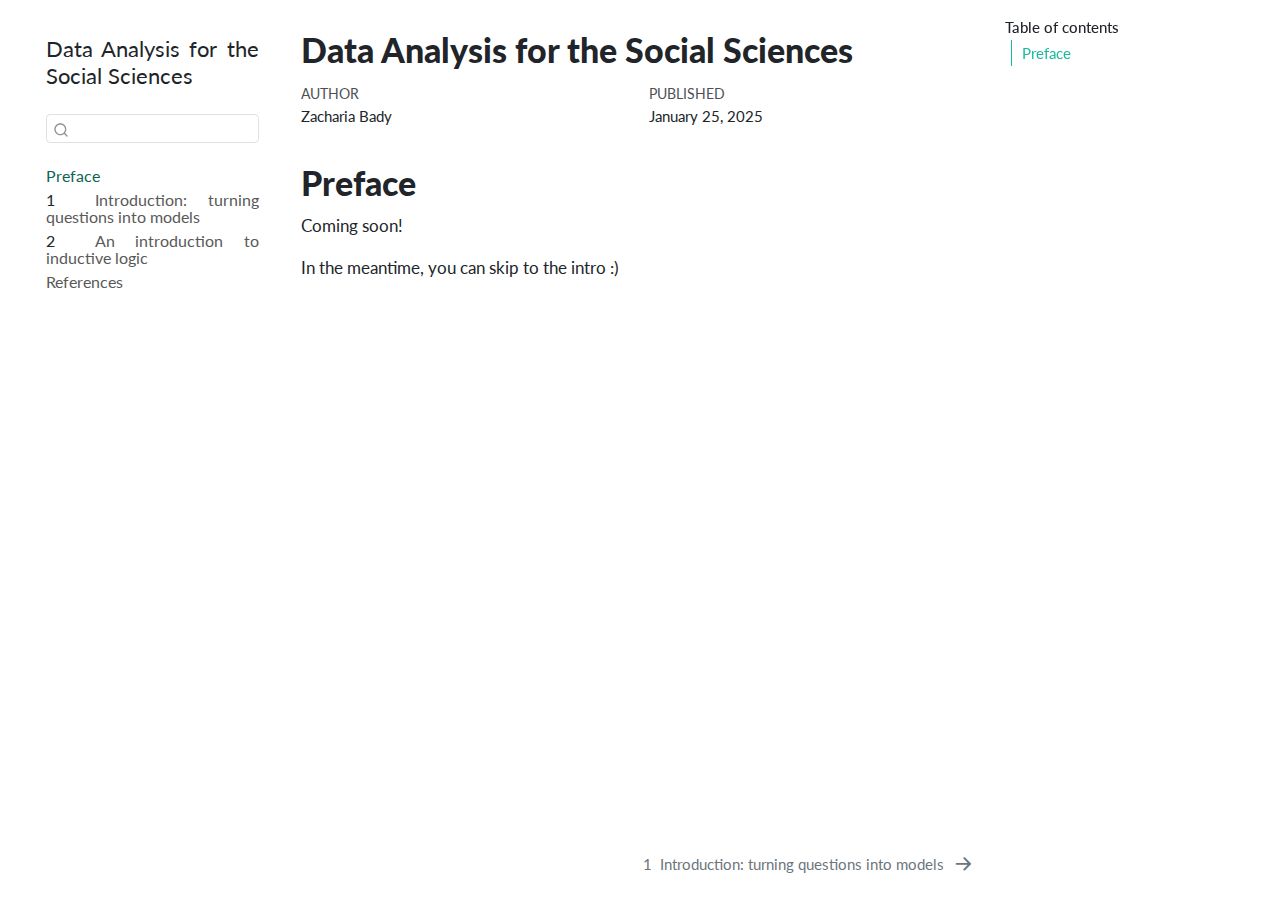
<file: index.html>
<!DOCTYPE html>
<html xmlns="http://www.w3.org/1999/xhtml" lang="en" xml:lang="en"><head>

<meta charset="utf-8">
<meta name="generator" content="quarto-1.6.6">

<meta name="viewport" content="width=device-width, initial-scale=1.0, user-scalable=yes">

<meta name="author" content="Zacharia Bady">
<meta name="dcterms.date" content="2025-01-25">

<title>Data Analysis for the Social Sciences</title>
<style>
code{white-space: pre-wrap;}
span.smallcaps{font-variant: small-caps;}
div.columns{display: flex; gap: min(4vw, 1.5em);}
div.column{flex: auto; overflow-x: auto;}
div.hanging-indent{margin-left: 1.5em; text-indent: -1.5em;}
ul.task-list{list-style: none;}
ul.task-list li input[type="checkbox"] {
  width: 0.8em;
  margin: 0 0.8em 0.2em -1em; /* quarto-specific, see https://github.com/quarto-dev/quarto-cli/issues/4556 */ 
  vertical-align: middle;
}
</style>


<script src="site_libs/quarto-nav/quarto-nav.js"></script>
<script src="site_libs/quarto-nav/headroom.min.js"></script>
<script src="site_libs/clipboard/clipboard.min.js"></script>
<script src="site_libs/quarto-search/autocomplete.umd.js"></script>
<script src="site_libs/quarto-search/fuse.min.js"></script>
<script src="site_libs/quarto-search/quarto-search.js"></script>
<meta name="quarto:offset" content="./">
<link href="./intro.html" rel="next">
<script src="site_libs/quarto-html/quarto.js"></script>
<script src="site_libs/quarto-html/popper.min.js"></script>
<script src="site_libs/quarto-html/tippy.umd.min.js"></script>
<script src="site_libs/quarto-html/anchor.min.js"></script>
<link href="site_libs/quarto-html/tippy.css" rel="stylesheet">
<link href="site_libs/quarto-html/quarto-syntax-highlighting.css" rel="stylesheet" id="quarto-text-highlighting-styles">
<script src="site_libs/bootstrap/bootstrap.min.js"></script>
<link href="site_libs/bootstrap/bootstrap-icons.css" rel="stylesheet">
<link href="site_libs/bootstrap/bootstrap.min.css" rel="stylesheet" id="quarto-bootstrap" data-mode="light">
<script id="quarto-search-options" type="application/json">{
  "location": "sidebar",
  "copy-button": false,
  "collapse-after": 3,
  "panel-placement": "start",
  "type": "textbox",
  "limit": 50,
  "keyboard-shortcut": [
    "f",
    "/",
    "s"
  ],
  "show-item-context": false,
  "language": {
    "search-no-results-text": "No results",
    "search-matching-documents-text": "matching documents",
    "search-copy-link-title": "Copy link to search",
    "search-hide-matches-text": "Hide additional matches",
    "search-more-match-text": "more match in this document",
    "search-more-matches-text": "more matches in this document",
    "search-clear-button-title": "Clear",
    "search-text-placeholder": "",
    "search-detached-cancel-button-title": "Cancel",
    "search-submit-button-title": "Submit",
    "search-label": "Search"
  }
}</script>


<link rel="stylesheet" href="styles.css">
</head>

<body class="nav-sidebar floating">

<div id="quarto-search-results"></div>
  <header id="quarto-header" class="headroom fixed-top">
  <nav class="quarto-secondary-nav">
    <div class="container-fluid d-flex">
      <button type="button" class="quarto-btn-toggle btn" data-bs-toggle="collapse" role="button" data-bs-target=".quarto-sidebar-collapse-item" aria-controls="quarto-sidebar" aria-expanded="false" aria-label="Toggle sidebar navigation" onclick="if (window.quartoToggleHeadroom) { window.quartoToggleHeadroom(); }">
        <i class="bi bi-layout-text-sidebar-reverse"></i>
      </button>
        <nav class="quarto-page-breadcrumbs" aria-label="breadcrumb"><ol class="breadcrumb"><li class="breadcrumb-item"><a href="./index.html">Preface</a></li></ol></nav>
        <a class="flex-grow-1" role="navigation" data-bs-toggle="collapse" data-bs-target=".quarto-sidebar-collapse-item" aria-controls="quarto-sidebar" aria-expanded="false" aria-label="Toggle sidebar navigation" onclick="if (window.quartoToggleHeadroom) { window.quartoToggleHeadroom(); }">      
        </a>
      <button type="button" class="btn quarto-search-button" aria-label="Search" onclick="window.quartoOpenSearch();">
        <i class="bi bi-search"></i>
      </button>
    </div>
  </nav>
</header>
<!-- content -->
<div id="quarto-content" class="quarto-container page-columns page-rows-contents page-layout-article">
<!-- sidebar -->
  <nav id="quarto-sidebar" class="sidebar collapse collapse-horizontal quarto-sidebar-collapse-item sidebar-navigation floating overflow-auto">
    <div class="pt-lg-2 mt-2 text-left sidebar-header">
    <div class="sidebar-title mb-0 py-0">
      <a href="./">Data Analysis for the Social Sciences</a> 
    </div>
      </div>
        <div class="mt-2 flex-shrink-0 align-items-center">
        <div class="sidebar-search">
        <div id="quarto-search" class="" title="Search"></div>
        </div>
        </div>
    <div class="sidebar-menu-container"> 
    <ul class="list-unstyled mt-1">
        <li class="sidebar-item">
  <div class="sidebar-item-container"> 
  <a href="./index.html" class="sidebar-item-text sidebar-link active">
 <span class="menu-text">Preface</span></a>
  </div>
</li>
        <li class="sidebar-item">
  <div class="sidebar-item-container"> 
  <a href="./intro.html" class="sidebar-item-text sidebar-link">
 <span class="menu-text"><span class="chapter-number">1</span>&nbsp; <span class="chapter-title">Introduction: turning questions into models</span></span></a>
  </div>
</li>
        <li class="sidebar-item">
  <div class="sidebar-item-container"> 
  <a href="./Logic.html" class="sidebar-item-text sidebar-link">
 <span class="menu-text"><span class="chapter-number">2</span>&nbsp; <span class="chapter-title">An introduction to inductive logic</span></span></a>
  </div>
</li>
        <li class="sidebar-item">
  <div class="sidebar-item-container"> 
  <a href="./references.html" class="sidebar-item-text sidebar-link">
 <span class="menu-text">References</span></a>
  </div>
</li>
    </ul>
    </div>
</nav>
<div id="quarto-sidebar-glass" class="quarto-sidebar-collapse-item" data-bs-toggle="collapse" data-bs-target=".quarto-sidebar-collapse-item"></div>
<!-- margin-sidebar -->
    <div id="quarto-margin-sidebar" class="sidebar margin-sidebar">
        <nav id="TOC" role="doc-toc" class="toc-active">
    <h2 id="toc-title">Table of contents</h2>
   
  <ul>
  <li><a href="#preface" id="toc-preface" class="nav-link active" data-scroll-target="#preface">Preface</a></li>
  </ul>
</nav>
    </div>
<!-- main -->
<main class="content" id="quarto-document-content">

<header id="title-block-header" class="quarto-title-block default">
<div class="quarto-title">
<h1 class="title">Data Analysis for the Social Sciences</h1>
</div>



<div class="quarto-title-meta">

    <div>
    <div class="quarto-title-meta-heading">Author</div>
    <div class="quarto-title-meta-contents">
             <p>Zacharia Bady </p>
          </div>
  </div>
    
    <div>
    <div class="quarto-title-meta-heading">Published</div>
    <div class="quarto-title-meta-contents">
      <p class="date">January 25, 2025</p>
    </div>
  </div>
  
    
  </div>
  


</header>


<section id="preface" class="level1 unnumbered">
<h1 class="unnumbered">Preface</h1>
<p>Coming soon!</p>
<p>In the meantime, you can skip to the intro :)</p>


</section>

</main> <!-- /main -->
<script id="quarto-html-after-body" type="application/javascript">
window.document.addEventListener("DOMContentLoaded", function (event) {
  const toggleBodyColorMode = (bsSheetEl) => {
    const mode = bsSheetEl.getAttribute("data-mode");
    const bodyEl = window.document.querySelector("body");
    if (mode === "dark") {
      bodyEl.classList.add("quarto-dark");
      bodyEl.classList.remove("quarto-light");
    } else {
      bodyEl.classList.add("quarto-light");
      bodyEl.classList.remove("quarto-dark");
    }
  }
  const toggleBodyColorPrimary = () => {
    const bsSheetEl = window.document.querySelector("link#quarto-bootstrap");
    if (bsSheetEl) {
      toggleBodyColorMode(bsSheetEl);
    }
  }
  toggleBodyColorPrimary();  
  const icon = "";
  const anchorJS = new window.AnchorJS();
  anchorJS.options = {
    placement: 'right',
    icon: icon
  };
  anchorJS.add('.anchored');
  const isCodeAnnotation = (el) => {
    for (const clz of el.classList) {
      if (clz.startsWith('code-annotation-')) {                     
        return true;
      }
    }
    return false;
  }
  const onCopySuccess = function(e) {
    // button target
    const button = e.trigger;
    // don't keep focus
    button.blur();
    // flash "checked"
    button.classList.add('code-copy-button-checked');
    var currentTitle = button.getAttribute("title");
    button.setAttribute("title", "Copied!");
    let tooltip;
    if (window.bootstrap) {
      button.setAttribute("data-bs-toggle", "tooltip");
      button.setAttribute("data-bs-placement", "left");
      button.setAttribute("data-bs-title", "Copied!");
      tooltip = new bootstrap.Tooltip(button, 
        { trigger: "manual", 
          customClass: "code-copy-button-tooltip",
          offset: [0, -8]});
      tooltip.show();    
    }
    setTimeout(function() {
      if (tooltip) {
        tooltip.hide();
        button.removeAttribute("data-bs-title");
        button.removeAttribute("data-bs-toggle");
        button.removeAttribute("data-bs-placement");
      }
      button.setAttribute("title", currentTitle);
      button.classList.remove('code-copy-button-checked');
    }, 1000);
    // clear code selection
    e.clearSelection();
  }
  const getTextToCopy = function(trigger) {
      const codeEl = trigger.previousElementSibling.cloneNode(true);
      for (const childEl of codeEl.children) {
        if (isCodeAnnotation(childEl)) {
          childEl.remove();
        }
      }
      return codeEl.innerText;
  }
  const clipboard = new window.ClipboardJS('.code-copy-button:not([data-in-quarto-modal])', {
    text: getTextToCopy
  });
  clipboard.on('success', onCopySuccess);
  if (window.document.getElementById('quarto-embedded-source-code-modal')) {
    // For code content inside modals, clipBoardJS needs to be initialized with a container option
    // TODO: Check when it could be a function (https://github.com/zenorocha/clipboard.js/issues/860)
    const clipboardModal = new window.ClipboardJS('.code-copy-button[data-in-quarto-modal]', {
      text: getTextToCopy,
      container: window.document.getElementById('quarto-embedded-source-code-modal')
    });
    clipboardModal.on('success', onCopySuccess);
  }
    var localhostRegex = new RegExp(/^(?:http|https):\/\/localhost\:?[0-9]*\//);
    var mailtoRegex = new RegExp(/^mailto:/);
      var filterRegex = new RegExp('/' + window.location.host + '/');
    var isInternal = (href) => {
        return filterRegex.test(href) || localhostRegex.test(href) || mailtoRegex.test(href);
    }
    // Inspect non-navigation links and adorn them if external
 	var links = window.document.querySelectorAll('a[href]:not(.nav-link):not(.navbar-brand):not(.toc-action):not(.sidebar-link):not(.sidebar-item-toggle):not(.pagination-link):not(.no-external):not([aria-hidden]):not(.dropdown-item):not(.quarto-navigation-tool):not(.about-link)');
    for (var i=0; i<links.length; i++) {
      const link = links[i];
      if (!isInternal(link.href)) {
        // undo the damage that might have been done by quarto-nav.js in the case of
        // links that we want to consider external
        if (link.dataset.originalHref !== undefined) {
          link.href = link.dataset.originalHref;
        }
      }
    }
  function tippyHover(el, contentFn, onTriggerFn, onUntriggerFn) {
    const config = {
      allowHTML: true,
      maxWidth: 500,
      delay: 100,
      arrow: false,
      appendTo: function(el) {
          return el.parentElement;
      },
      interactive: true,
      interactiveBorder: 10,
      theme: 'quarto',
      placement: 'bottom-start',
    };
    if (contentFn) {
      config.content = contentFn;
    }
    if (onTriggerFn) {
      config.onTrigger = onTriggerFn;
    }
    if (onUntriggerFn) {
      config.onUntrigger = onUntriggerFn;
    }
    window.tippy(el, config); 
  }
  const noterefs = window.document.querySelectorAll('a[role="doc-noteref"]');
  for (var i=0; i<noterefs.length; i++) {
    const ref = noterefs[i];
    tippyHover(ref, function() {
      // use id or data attribute instead here
      let href = ref.getAttribute('data-footnote-href') || ref.getAttribute('href');
      try { href = new URL(href).hash; } catch {}
      const id = href.replace(/^#\/?/, "");
      const note = window.document.getElementById(id);
      if (note) {
        return note.innerHTML;
      } else {
        return "";
      }
    });
  }
  const xrefs = window.document.querySelectorAll('a.quarto-xref');
  const processXRef = (id, note) => {
    // Strip column container classes
    const stripColumnClz = (el) => {
      el.classList.remove("page-full", "page-columns");
      if (el.children) {
        for (const child of el.children) {
          stripColumnClz(child);
        }
      }
    }
    stripColumnClz(note)
    if (id === null || id.startsWith('sec-')) {
      // Special case sections, only their first couple elements
      const container = document.createElement("div");
      if (note.children && note.children.length > 2) {
        container.appendChild(note.children[0].cloneNode(true));
        for (let i = 1; i < note.children.length; i++) {
          const child = note.children[i];
          if (child.tagName === "P" && child.innerText === "") {
            continue;
          } else {
            container.appendChild(child.cloneNode(true));
            break;
          }
        }
        if (window.Quarto?.typesetMath) {
          window.Quarto.typesetMath(container);
        }
        return container.innerHTML
      } else {
        if (window.Quarto?.typesetMath) {
          window.Quarto.typesetMath(note);
        }
        return note.innerHTML;
      }
    } else {
      // Remove any anchor links if they are present
      const anchorLink = note.querySelector('a.anchorjs-link');
      if (anchorLink) {
        anchorLink.remove();
      }
      if (window.Quarto?.typesetMath) {
        window.Quarto.typesetMath(note);
      }
      // TODO in 1.5, we should make sure this works without a callout special case
      if (note.classList.contains("callout")) {
        return note.outerHTML;
      } else {
        return note.innerHTML;
      }
    }
  }
  for (var i=0; i<xrefs.length; i++) {
    const xref = xrefs[i];
    tippyHover(xref, undefined, function(instance) {
      instance.disable();
      let url = xref.getAttribute('href');
      let hash = undefined; 
      if (url.startsWith('#')) {
        hash = url;
      } else {
        try { hash = new URL(url).hash; } catch {}
      }
      if (hash) {
        const id = hash.replace(/^#\/?/, "");
        const note = window.document.getElementById(id);
        if (note !== null) {
          try {
            const html = processXRef(id, note.cloneNode(true));
            instance.setContent(html);
          } finally {
            instance.enable();
            instance.show();
          }
        } else {
          // See if we can fetch this
          fetch(url.split('#')[0])
          .then(res => res.text())
          .then(html => {
            const parser = new DOMParser();
            const htmlDoc = parser.parseFromString(html, "text/html");
            const note = htmlDoc.getElementById(id);
            if (note !== null) {
              const html = processXRef(id, note);
              instance.setContent(html);
            } 
          }).finally(() => {
            instance.enable();
            instance.show();
          });
        }
      } else {
        // See if we can fetch a full url (with no hash to target)
        // This is a special case and we should probably do some content thinning / targeting
        fetch(url)
        .then(res => res.text())
        .then(html => {
          const parser = new DOMParser();
          const htmlDoc = parser.parseFromString(html, "text/html");
          const note = htmlDoc.querySelector('main.content');
          if (note !== null) {
            // This should only happen for chapter cross references
            // (since there is no id in the URL)
            // remove the first header
            if (note.children.length > 0 && note.children[0].tagName === "HEADER") {
              note.children[0].remove();
            }
            const html = processXRef(null, note);
            instance.setContent(html);
          } 
        }).finally(() => {
          instance.enable();
          instance.show();
        });
      }
    }, function(instance) {
    });
  }
      let selectedAnnoteEl;
      const selectorForAnnotation = ( cell, annotation) => {
        let cellAttr = 'data-code-cell="' + cell + '"';
        let lineAttr = 'data-code-annotation="' +  annotation + '"';
        const selector = 'span[' + cellAttr + '][' + lineAttr + ']';
        return selector;
      }
      const selectCodeLines = (annoteEl) => {
        const doc = window.document;
        const targetCell = annoteEl.getAttribute("data-target-cell");
        const targetAnnotation = annoteEl.getAttribute("data-target-annotation");
        const annoteSpan = window.document.querySelector(selectorForAnnotation(targetCell, targetAnnotation));
        const lines = annoteSpan.getAttribute("data-code-lines").split(",");
        const lineIds = lines.map((line) => {
          return targetCell + "-" + line;
        })
        let top = null;
        let height = null;
        let parent = null;
        if (lineIds.length > 0) {
            //compute the position of the single el (top and bottom and make a div)
            const el = window.document.getElementById(lineIds[0]);
            top = el.offsetTop;
            height = el.offsetHeight;
            parent = el.parentElement.parentElement;
          if (lineIds.length > 1) {
            const lastEl = window.document.getElementById(lineIds[lineIds.length - 1]);
            const bottom = lastEl.offsetTop + lastEl.offsetHeight;
            height = bottom - top;
          }
          if (top !== null && height !== null && parent !== null) {
            // cook up a div (if necessary) and position it 
            let div = window.document.getElementById("code-annotation-line-highlight");
            if (div === null) {
              div = window.document.createElement("div");
              div.setAttribute("id", "code-annotation-line-highlight");
              div.style.position = 'absolute';
              parent.appendChild(div);
            }
            div.style.top = top - 2 + "px";
            div.style.height = height + 4 + "px";
            div.style.left = 0;
            let gutterDiv = window.document.getElementById("code-annotation-line-highlight-gutter");
            if (gutterDiv === null) {
              gutterDiv = window.document.createElement("div");
              gutterDiv.setAttribute("id", "code-annotation-line-highlight-gutter");
              gutterDiv.style.position = 'absolute';
              const codeCell = window.document.getElementById(targetCell);
              const gutter = codeCell.querySelector('.code-annotation-gutter');
              gutter.appendChild(gutterDiv);
            }
            gutterDiv.style.top = top - 2 + "px";
            gutterDiv.style.height = height + 4 + "px";
          }
          selectedAnnoteEl = annoteEl;
        }
      };
      const unselectCodeLines = () => {
        const elementsIds = ["code-annotation-line-highlight", "code-annotation-line-highlight-gutter"];
        elementsIds.forEach((elId) => {
          const div = window.document.getElementById(elId);
          if (div) {
            div.remove();
          }
        });
        selectedAnnoteEl = undefined;
      };
        // Handle positioning of the toggle
    window.addEventListener(
      "resize",
      throttle(() => {
        elRect = undefined;
        if (selectedAnnoteEl) {
          selectCodeLines(selectedAnnoteEl);
        }
      }, 10)
    );
    function throttle(fn, ms) {
    let throttle = false;
    let timer;
      return (...args) => {
        if(!throttle) { // first call gets through
            fn.apply(this, args);
            throttle = true;
        } else { // all the others get throttled
            if(timer) clearTimeout(timer); // cancel #2
            timer = setTimeout(() => {
              fn.apply(this, args);
              timer = throttle = false;
            }, ms);
        }
      };
    }
      // Attach click handler to the DT
      const annoteDls = window.document.querySelectorAll('dt[data-target-cell]');
      for (const annoteDlNode of annoteDls) {
        annoteDlNode.addEventListener('click', (event) => {
          const clickedEl = event.target;
          if (clickedEl !== selectedAnnoteEl) {
            unselectCodeLines();
            const activeEl = window.document.querySelector('dt[data-target-cell].code-annotation-active');
            if (activeEl) {
              activeEl.classList.remove('code-annotation-active');
            }
            selectCodeLines(clickedEl);
            clickedEl.classList.add('code-annotation-active');
          } else {
            // Unselect the line
            unselectCodeLines();
            clickedEl.classList.remove('code-annotation-active');
          }
        });
      }
  const findCites = (el) => {
    const parentEl = el.parentElement;
    if (parentEl) {
      const cites = parentEl.dataset.cites;
      if (cites) {
        return {
          el,
          cites: cites.split(' ')
        };
      } else {
        return findCites(el.parentElement)
      }
    } else {
      return undefined;
    }
  };
  var bibliorefs = window.document.querySelectorAll('a[role="doc-biblioref"]');
  for (var i=0; i<bibliorefs.length; i++) {
    const ref = bibliorefs[i];
    const citeInfo = findCites(ref);
    if (citeInfo) {
      tippyHover(citeInfo.el, function() {
        var popup = window.document.createElement('div');
        citeInfo.cites.forEach(function(cite) {
          var citeDiv = window.document.createElement('div');
          citeDiv.classList.add('hanging-indent');
          citeDiv.classList.add('csl-entry');
          var biblioDiv = window.document.getElementById('ref-' + cite);
          if (biblioDiv) {
            citeDiv.innerHTML = biblioDiv.innerHTML;
          }
          popup.appendChild(citeDiv);
        });
        return popup.innerHTML;
      });
    }
  }
});
</script>
<nav class="page-navigation">
  <div class="nav-page nav-page-previous">
  </div>
  <div class="nav-page nav-page-next">
      <a href="./intro.html" class="pagination-link" aria-label="Introduction: turning questions into models">
        <span class="nav-page-text"><span class="chapter-number">1</span>&nbsp; <span class="chapter-title">Introduction: turning questions into models</span></span> <i class="bi bi-arrow-right-short"></i>
      </a>
  </div>
</nav>
</div> <!-- /content -->




</body></html>
</file>
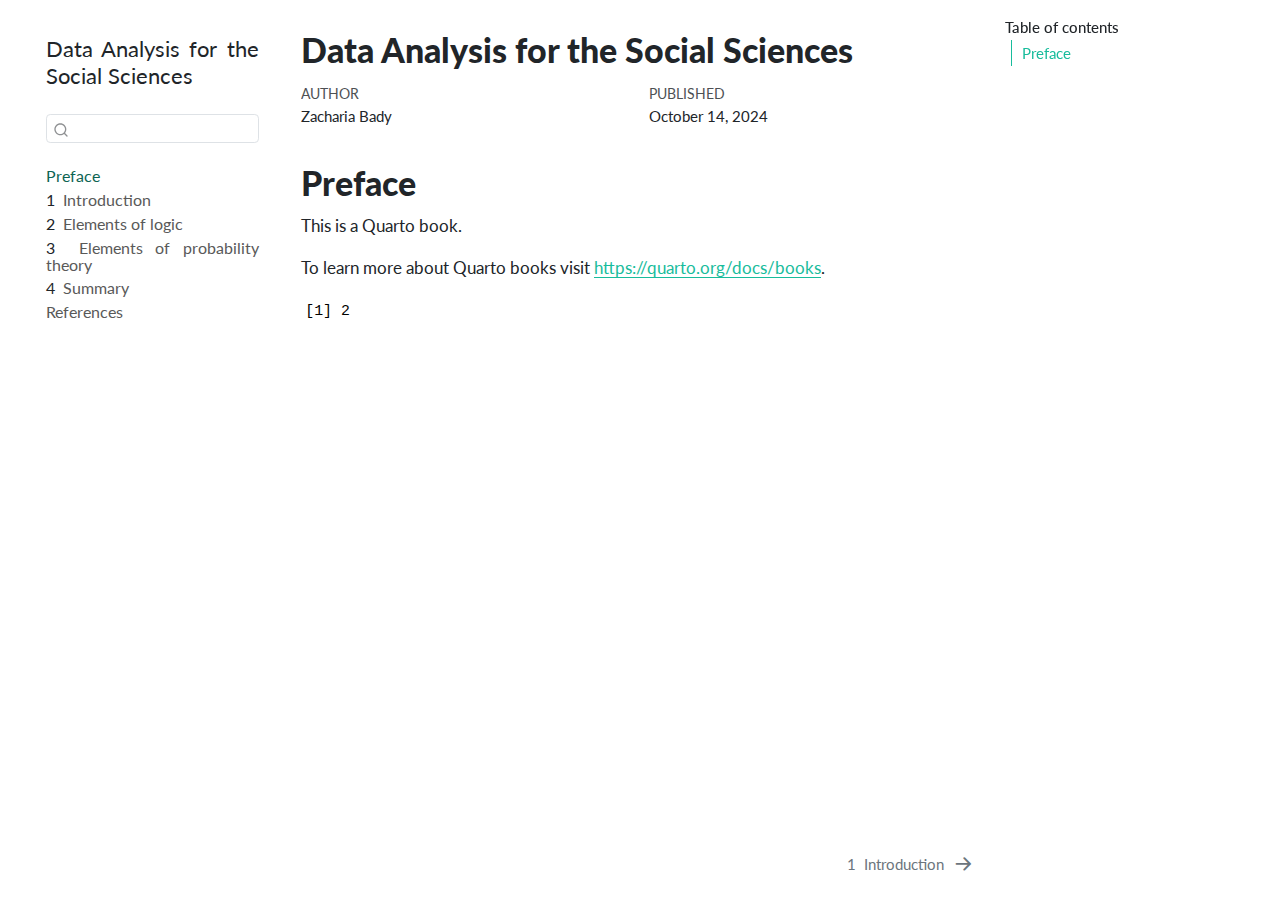
<file: _book/index.html>
<!DOCTYPE html>
<html xmlns="http://www.w3.org/1999/xhtml" lang="en" xml:lang="en"><head>

<meta charset="utf-8">
<meta name="generator" content="quarto-1.6.6">

<meta name="viewport" content="width=device-width, initial-scale=1.0, user-scalable=yes">

<meta name="author" content="Zacharia Bady">
<meta name="dcterms.date" content="2024-10-14">

<title>Data Analysis for the Social Sciences</title>
<style>
code{white-space: pre-wrap;}
span.smallcaps{font-variant: small-caps;}
div.columns{display: flex; gap: min(4vw, 1.5em);}
div.column{flex: auto; overflow-x: auto;}
div.hanging-indent{margin-left: 1.5em; text-indent: -1.5em;}
ul.task-list{list-style: none;}
ul.task-list li input[type="checkbox"] {
  width: 0.8em;
  margin: 0 0.8em 0.2em -1em; /* quarto-specific, see https://github.com/quarto-dev/quarto-cli/issues/4556 */ 
  vertical-align: middle;
}
</style>


<script src="site_libs/quarto-nav/quarto-nav.js"></script>
<script src="site_libs/quarto-nav/headroom.min.js"></script>
<script src="site_libs/clipboard/clipboard.min.js"></script>
<script src="site_libs/quarto-search/autocomplete.umd.js"></script>
<script src="site_libs/quarto-search/fuse.min.js"></script>
<script src="site_libs/quarto-search/quarto-search.js"></script>
<meta name="quarto:offset" content="./">
<link href="./intro.html" rel="next">
<script src="site_libs/quarto-html/quarto.js"></script>
<script src="site_libs/quarto-html/popper.min.js"></script>
<script src="site_libs/quarto-html/tippy.umd.min.js"></script>
<script src="site_libs/quarto-html/anchor.min.js"></script>
<link href="site_libs/quarto-html/tippy.css" rel="stylesheet">
<link href="site_libs/quarto-html/quarto-syntax-highlighting.css" rel="stylesheet" id="quarto-text-highlighting-styles">
<script src="site_libs/bootstrap/bootstrap.min.js"></script>
<link href="site_libs/bootstrap/bootstrap-icons.css" rel="stylesheet">
<link href="site_libs/bootstrap/bootstrap.min.css" rel="stylesheet" id="quarto-bootstrap" data-mode="light">
<script id="quarto-search-options" type="application/json">{
  "location": "sidebar",
  "copy-button": false,
  "collapse-after": 3,
  "panel-placement": "start",
  "type": "textbox",
  "limit": 50,
  "keyboard-shortcut": [
    "f",
    "/",
    "s"
  ],
  "show-item-context": false,
  "language": {
    "search-no-results-text": "No results",
    "search-matching-documents-text": "matching documents",
    "search-copy-link-title": "Copy link to search",
    "search-hide-matches-text": "Hide additional matches",
    "search-more-match-text": "more match in this document",
    "search-more-matches-text": "more matches in this document",
    "search-clear-button-title": "Clear",
    "search-text-placeholder": "",
    "search-detached-cancel-button-title": "Cancel",
    "search-submit-button-title": "Submit",
    "search-label": "Search"
  }
}</script>


<link rel="stylesheet" href="styles.css">
</head>

<body class="nav-sidebar floating">

<div id="quarto-search-results"></div>
  <header id="quarto-header" class="headroom fixed-top">
  <nav class="quarto-secondary-nav">
    <div class="container-fluid d-flex">
      <button type="button" class="quarto-btn-toggle btn" data-bs-toggle="collapse" role="button" data-bs-target=".quarto-sidebar-collapse-item" aria-controls="quarto-sidebar" aria-expanded="false" aria-label="Toggle sidebar navigation" onclick="if (window.quartoToggleHeadroom) { window.quartoToggleHeadroom(); }">
        <i class="bi bi-layout-text-sidebar-reverse"></i>
      </button>
        <nav class="quarto-page-breadcrumbs" aria-label="breadcrumb"><ol class="breadcrumb"><li class="breadcrumb-item"><a href="./index.html">Preface</a></li></ol></nav>
        <a class="flex-grow-1" role="navigation" data-bs-toggle="collapse" data-bs-target=".quarto-sidebar-collapse-item" aria-controls="quarto-sidebar" aria-expanded="false" aria-label="Toggle sidebar navigation" onclick="if (window.quartoToggleHeadroom) { window.quartoToggleHeadroom(); }">      
        </a>
      <button type="button" class="btn quarto-search-button" aria-label="Search" onclick="window.quartoOpenSearch();">
        <i class="bi bi-search"></i>
      </button>
    </div>
  </nav>
</header>
<!-- content -->
<div id="quarto-content" class="quarto-container page-columns page-rows-contents page-layout-article">
<!-- sidebar -->
  <nav id="quarto-sidebar" class="sidebar collapse collapse-horizontal quarto-sidebar-collapse-item sidebar-navigation floating overflow-auto">
    <div class="pt-lg-2 mt-2 text-left sidebar-header">
    <div class="sidebar-title mb-0 py-0">
      <a href="./">Data Analysis for the Social Sciences</a> 
    </div>
      </div>
        <div class="mt-2 flex-shrink-0 align-items-center">
        <div class="sidebar-search">
        <div id="quarto-search" class="" title="Search"></div>
        </div>
        </div>
    <div class="sidebar-menu-container"> 
    <ul class="list-unstyled mt-1">
        <li class="sidebar-item">
  <div class="sidebar-item-container"> 
  <a href="./index.html" class="sidebar-item-text sidebar-link active">
 <span class="menu-text">Preface</span></a>
  </div>
</li>
        <li class="sidebar-item">
  <div class="sidebar-item-container"> 
  <a href="./intro.html" class="sidebar-item-text sidebar-link">
 <span class="menu-text"><span class="chapter-number">1</span>&nbsp; <span class="chapter-title">Introduction</span></span></a>
  </div>
</li>
        <li class="sidebar-item">
  <div class="sidebar-item-container"> 
  <a href="./Logic.html" class="sidebar-item-text sidebar-link">
 <span class="menu-text"><span class="chapter-number">2</span>&nbsp; <span class="chapter-title">Elements of logic</span></span></a>
  </div>
</li>
        <li class="sidebar-item">
  <div class="sidebar-item-container"> 
  <a href="./Probability.html" class="sidebar-item-text sidebar-link">
 <span class="menu-text"><span class="chapter-number">3</span>&nbsp; <span class="chapter-title">Elements of probability theory</span></span></a>
  </div>
</li>
        <li class="sidebar-item">
  <div class="sidebar-item-container"> 
  <a href="./summary.html" class="sidebar-item-text sidebar-link">
 <span class="menu-text"><span class="chapter-number">4</span>&nbsp; <span class="chapter-title">Summary</span></span></a>
  </div>
</li>
        <li class="sidebar-item">
  <div class="sidebar-item-container"> 
  <a href="./references.html" class="sidebar-item-text sidebar-link">
 <span class="menu-text">References</span></a>
  </div>
</li>
    </ul>
    </div>
</nav>
<div id="quarto-sidebar-glass" class="quarto-sidebar-collapse-item" data-bs-toggle="collapse" data-bs-target=".quarto-sidebar-collapse-item"></div>
<!-- margin-sidebar -->
    <div id="quarto-margin-sidebar" class="sidebar margin-sidebar">
        <nav id="TOC" role="doc-toc" class="toc-active">
    <h2 id="toc-title">Table of contents</h2>
   
  <ul>
  <li><a href="#preface" id="toc-preface" class="nav-link active" data-scroll-target="#preface">Preface</a></li>
  </ul>
</nav>
    </div>
<!-- main -->
<main class="content" id="quarto-document-content">

<header id="title-block-header" class="quarto-title-block default">
<div class="quarto-title">
<h1 class="title">Data Analysis for the Social Sciences</h1>
</div>



<div class="quarto-title-meta">

    <div>
    <div class="quarto-title-meta-heading">Author</div>
    <div class="quarto-title-meta-contents">
             <p>Zacharia Bady </p>
          </div>
  </div>
    
    <div>
    <div class="quarto-title-meta-heading">Published</div>
    <div class="quarto-title-meta-contents">
      <p class="date">October 14, 2024</p>
    </div>
  </div>
  
    
  </div>
  


</header>


<section id="preface" class="level1 unnumbered">
<h1 class="unnumbered">Preface</h1>
<p>This is a Quarto book.</p>
<p>To learn more about Quarto books visit <a href="https://quarto.org/docs/books" class="uri">https://quarto.org/docs/books</a>.</p>
<div class="cell">
<div class="cell-output cell-output-stdout">
<pre><code>[1] 2</code></pre>
</div>
</div>


</section>

</main> <!-- /main -->
<script id="quarto-html-after-body" type="application/javascript">
window.document.addEventListener("DOMContentLoaded", function (event) {
  const toggleBodyColorMode = (bsSheetEl) => {
    const mode = bsSheetEl.getAttribute("data-mode");
    const bodyEl = window.document.querySelector("body");
    if (mode === "dark") {
      bodyEl.classList.add("quarto-dark");
      bodyEl.classList.remove("quarto-light");
    } else {
      bodyEl.classList.add("quarto-light");
      bodyEl.classList.remove("quarto-dark");
    }
  }
  const toggleBodyColorPrimary = () => {
    const bsSheetEl = window.document.querySelector("link#quarto-bootstrap");
    if (bsSheetEl) {
      toggleBodyColorMode(bsSheetEl);
    }
  }
  toggleBodyColorPrimary();  
  const icon = "";
  const anchorJS = new window.AnchorJS();
  anchorJS.options = {
    placement: 'right',
    icon: icon
  };
  anchorJS.add('.anchored');
  const isCodeAnnotation = (el) => {
    for (const clz of el.classList) {
      if (clz.startsWith('code-annotation-')) {                     
        return true;
      }
    }
    return false;
  }
  const onCopySuccess = function(e) {
    // button target
    const button = e.trigger;
    // don't keep focus
    button.blur();
    // flash "checked"
    button.classList.add('code-copy-button-checked');
    var currentTitle = button.getAttribute("title");
    button.setAttribute("title", "Copied!");
    let tooltip;
    if (window.bootstrap) {
      button.setAttribute("data-bs-toggle", "tooltip");
      button.setAttribute("data-bs-placement", "left");
      button.setAttribute("data-bs-title", "Copied!");
      tooltip = new bootstrap.Tooltip(button, 
        { trigger: "manual", 
          customClass: "code-copy-button-tooltip",
          offset: [0, -8]});
      tooltip.show();    
    }
    setTimeout(function() {
      if (tooltip) {
        tooltip.hide();
        button.removeAttribute("data-bs-title");
        button.removeAttribute("data-bs-toggle");
        button.removeAttribute("data-bs-placement");
      }
      button.setAttribute("title", currentTitle);
      button.classList.remove('code-copy-button-checked');
    }, 1000);
    // clear code selection
    e.clearSelection();
  }
  const getTextToCopy = function(trigger) {
      const codeEl = trigger.previousElementSibling.cloneNode(true);
      for (const childEl of codeEl.children) {
        if (isCodeAnnotation(childEl)) {
          childEl.remove();
        }
      }
      return codeEl.innerText;
  }
  const clipboard = new window.ClipboardJS('.code-copy-button:not([data-in-quarto-modal])', {
    text: getTextToCopy
  });
  clipboard.on('success', onCopySuccess);
  if (window.document.getElementById('quarto-embedded-source-code-modal')) {
    // For code content inside modals, clipBoardJS needs to be initialized with a container option
    // TODO: Check when it could be a function (https://github.com/zenorocha/clipboard.js/issues/860)
    const clipboardModal = new window.ClipboardJS('.code-copy-button[data-in-quarto-modal]', {
      text: getTextToCopy,
      container: window.document.getElementById('quarto-embedded-source-code-modal')
    });
    clipboardModal.on('success', onCopySuccess);
  }
    var localhostRegex = new RegExp(/^(?:http|https):\/\/localhost\:?[0-9]*\//);
    var mailtoRegex = new RegExp(/^mailto:/);
      var filterRegex = new RegExp('/' + window.location.host + '/');
    var isInternal = (href) => {
        return filterRegex.test(href) || localhostRegex.test(href) || mailtoRegex.test(href);
    }
    // Inspect non-navigation links and adorn them if external
 	var links = window.document.querySelectorAll('a[href]:not(.nav-link):not(.navbar-brand):not(.toc-action):not(.sidebar-link):not(.sidebar-item-toggle):not(.pagination-link):not(.no-external):not([aria-hidden]):not(.dropdown-item):not(.quarto-navigation-tool):not(.about-link)');
    for (var i=0; i<links.length; i++) {
      const link = links[i];
      if (!isInternal(link.href)) {
        // undo the damage that might have been done by quarto-nav.js in the case of
        // links that we want to consider external
        if (link.dataset.originalHref !== undefined) {
          link.href = link.dataset.originalHref;
        }
      }
    }
  function tippyHover(el, contentFn, onTriggerFn, onUntriggerFn) {
    const config = {
      allowHTML: true,
      maxWidth: 500,
      delay: 100,
      arrow: false,
      appendTo: function(el) {
          return el.parentElement;
      },
      interactive: true,
      interactiveBorder: 10,
      theme: 'quarto',
      placement: 'bottom-start',
    };
    if (contentFn) {
      config.content = contentFn;
    }
    if (onTriggerFn) {
      config.onTrigger = onTriggerFn;
    }
    if (onUntriggerFn) {
      config.onUntrigger = onUntriggerFn;
    }
    window.tippy(el, config); 
  }
  const noterefs = window.document.querySelectorAll('a[role="doc-noteref"]');
  for (var i=0; i<noterefs.length; i++) {
    const ref = noterefs[i];
    tippyHover(ref, function() {
      // use id or data attribute instead here
      let href = ref.getAttribute('data-footnote-href') || ref.getAttribute('href');
      try { href = new URL(href).hash; } catch {}
      const id = href.replace(/^#\/?/, "");
      const note = window.document.getElementById(id);
      if (note) {
        return note.innerHTML;
      } else {
        return "";
      }
    });
  }
  const xrefs = window.document.querySelectorAll('a.quarto-xref');
  const processXRef = (id, note) => {
    // Strip column container classes
    const stripColumnClz = (el) => {
      el.classList.remove("page-full", "page-columns");
      if (el.children) {
        for (const child of el.children) {
          stripColumnClz(child);
        }
      }
    }
    stripColumnClz(note)
    if (id === null || id.startsWith('sec-')) {
      // Special case sections, only their first couple elements
      const container = document.createElement("div");
      if (note.children && note.children.length > 2) {
        container.appendChild(note.children[0].cloneNode(true));
        for (let i = 1; i < note.children.length; i++) {
          const child = note.children[i];
          if (child.tagName === "P" && child.innerText === "") {
            continue;
          } else {
            container.appendChild(child.cloneNode(true));
            break;
          }
        }
        if (window.Quarto?.typesetMath) {
          window.Quarto.typesetMath(container);
        }
        return container.innerHTML
      } else {
        if (window.Quarto?.typesetMath) {
          window.Quarto.typesetMath(note);
        }
        return note.innerHTML;
      }
    } else {
      // Remove any anchor links if they are present
      const anchorLink = note.querySelector('a.anchorjs-link');
      if (anchorLink) {
        anchorLink.remove();
      }
      if (window.Quarto?.typesetMath) {
        window.Quarto.typesetMath(note);
      }
      // TODO in 1.5, we should make sure this works without a callout special case
      if (note.classList.contains("callout")) {
        return note.outerHTML;
      } else {
        return note.innerHTML;
      }
    }
  }
  for (var i=0; i<xrefs.length; i++) {
    const xref = xrefs[i];
    tippyHover(xref, undefined, function(instance) {
      instance.disable();
      let url = xref.getAttribute('href');
      let hash = undefined; 
      if (url.startsWith('#')) {
        hash = url;
      } else {
        try { hash = new URL(url).hash; } catch {}
      }
      if (hash) {
        const id = hash.replace(/^#\/?/, "");
        const note = window.document.getElementById(id);
        if (note !== null) {
          try {
            const html = processXRef(id, note.cloneNode(true));
            instance.setContent(html);
          } finally {
            instance.enable();
            instance.show();
          }
        } else {
          // See if we can fetch this
          fetch(url.split('#')[0])
          .then(res => res.text())
          .then(html => {
            const parser = new DOMParser();
            const htmlDoc = parser.parseFromString(html, "text/html");
            const note = htmlDoc.getElementById(id);
            if (note !== null) {
              const html = processXRef(id, note);
              instance.setContent(html);
            } 
          }).finally(() => {
            instance.enable();
            instance.show();
          });
        }
      } else {
        // See if we can fetch a full url (with no hash to target)
        // This is a special case and we should probably do some content thinning / targeting
        fetch(url)
        .then(res => res.text())
        .then(html => {
          const parser = new DOMParser();
          const htmlDoc = parser.parseFromString(html, "text/html");
          const note = htmlDoc.querySelector('main.content');
          if (note !== null) {
            // This should only happen for chapter cross references
            // (since there is no id in the URL)
            // remove the first header
            if (note.children.length > 0 && note.children[0].tagName === "HEADER") {
              note.children[0].remove();
            }
            const html = processXRef(null, note);
            instance.setContent(html);
          } 
        }).finally(() => {
          instance.enable();
          instance.show();
        });
      }
    }, function(instance) {
    });
  }
      let selectedAnnoteEl;
      const selectorForAnnotation = ( cell, annotation) => {
        let cellAttr = 'data-code-cell="' + cell + '"';
        let lineAttr = 'data-code-annotation="' +  annotation + '"';
        const selector = 'span[' + cellAttr + '][' + lineAttr + ']';
        return selector;
      }
      const selectCodeLines = (annoteEl) => {
        const doc = window.document;
        const targetCell = annoteEl.getAttribute("data-target-cell");
        const targetAnnotation = annoteEl.getAttribute("data-target-annotation");
        const annoteSpan = window.document.querySelector(selectorForAnnotation(targetCell, targetAnnotation));
        const lines = annoteSpan.getAttribute("data-code-lines").split(",");
        const lineIds = lines.map((line) => {
          return targetCell + "-" + line;
        })
        let top = null;
        let height = null;
        let parent = null;
        if (lineIds.length > 0) {
            //compute the position of the single el (top and bottom and make a div)
            const el = window.document.getElementById(lineIds[0]);
            top = el.offsetTop;
            height = el.offsetHeight;
            parent = el.parentElement.parentElement;
          if (lineIds.length > 1) {
            const lastEl = window.document.getElementById(lineIds[lineIds.length - 1]);
            const bottom = lastEl.offsetTop + lastEl.offsetHeight;
            height = bottom - top;
          }
          if (top !== null && height !== null && parent !== null) {
            // cook up a div (if necessary) and position it 
            let div = window.document.getElementById("code-annotation-line-highlight");
            if (div === null) {
              div = window.document.createElement("div");
              div.setAttribute("id", "code-annotation-line-highlight");
              div.style.position = 'absolute';
              parent.appendChild(div);
            }
            div.style.top = top - 2 + "px";
            div.style.height = height + 4 + "px";
            div.style.left = 0;
            let gutterDiv = window.document.getElementById("code-annotation-line-highlight-gutter");
            if (gutterDiv === null) {
              gutterDiv = window.document.createElement("div");
              gutterDiv.setAttribute("id", "code-annotation-line-highlight-gutter");
              gutterDiv.style.position = 'absolute';
              const codeCell = window.document.getElementById(targetCell);
              const gutter = codeCell.querySelector('.code-annotation-gutter');
              gutter.appendChild(gutterDiv);
            }
            gutterDiv.style.top = top - 2 + "px";
            gutterDiv.style.height = height + 4 + "px";
          }
          selectedAnnoteEl = annoteEl;
        }
      };
      const unselectCodeLines = () => {
        const elementsIds = ["code-annotation-line-highlight", "code-annotation-line-highlight-gutter"];
        elementsIds.forEach((elId) => {
          const div = window.document.getElementById(elId);
          if (div) {
            div.remove();
          }
        });
        selectedAnnoteEl = undefined;
      };
        // Handle positioning of the toggle
    window.addEventListener(
      "resize",
      throttle(() => {
        elRect = undefined;
        if (selectedAnnoteEl) {
          selectCodeLines(selectedAnnoteEl);
        }
      }, 10)
    );
    function throttle(fn, ms) {
    let throttle = false;
    let timer;
      return (...args) => {
        if(!throttle) { // first call gets through
            fn.apply(this, args);
            throttle = true;
        } else { // all the others get throttled
            if(timer) clearTimeout(timer); // cancel #2
            timer = setTimeout(() => {
              fn.apply(this, args);
              timer = throttle = false;
            }, ms);
        }
      };
    }
      // Attach click handler to the DT
      const annoteDls = window.document.querySelectorAll('dt[data-target-cell]');
      for (const annoteDlNode of annoteDls) {
        annoteDlNode.addEventListener('click', (event) => {
          const clickedEl = event.target;
          if (clickedEl !== selectedAnnoteEl) {
            unselectCodeLines();
            const activeEl = window.document.querySelector('dt[data-target-cell].code-annotation-active');
            if (activeEl) {
              activeEl.classList.remove('code-annotation-active');
            }
            selectCodeLines(clickedEl);
            clickedEl.classList.add('code-annotation-active');
          } else {
            // Unselect the line
            unselectCodeLines();
            clickedEl.classList.remove('code-annotation-active');
          }
        });
      }
  const findCites = (el) => {
    const parentEl = el.parentElement;
    if (parentEl) {
      const cites = parentEl.dataset.cites;
      if (cites) {
        return {
          el,
          cites: cites.split(' ')
        };
      } else {
        return findCites(el.parentElement)
      }
    } else {
      return undefined;
    }
  };
  var bibliorefs = window.document.querySelectorAll('a[role="doc-biblioref"]');
  for (var i=0; i<bibliorefs.length; i++) {
    const ref = bibliorefs[i];
    const citeInfo = findCites(ref);
    if (citeInfo) {
      tippyHover(citeInfo.el, function() {
        var popup = window.document.createElement('div');
        citeInfo.cites.forEach(function(cite) {
          var citeDiv = window.document.createElement('div');
          citeDiv.classList.add('hanging-indent');
          citeDiv.classList.add('csl-entry');
          var biblioDiv = window.document.getElementById('ref-' + cite);
          if (biblioDiv) {
            citeDiv.innerHTML = biblioDiv.innerHTML;
          }
          popup.appendChild(citeDiv);
        });
        return popup.innerHTML;
      });
    }
  }
});
</script>
<nav class="page-navigation">
  <div class="nav-page nav-page-previous">
  </div>
  <div class="nav-page nav-page-next">
      <a href="./intro.html" class="pagination-link" aria-label="Introduction">
        <span class="nav-page-text"><span class="chapter-number">1</span>&nbsp; <span class="chapter-title">Introduction</span></span> <i class="bi bi-arrow-right-short"></i>
      </a>
  </div>
</nav>
</div> <!-- /content -->




</body></html>
</file>
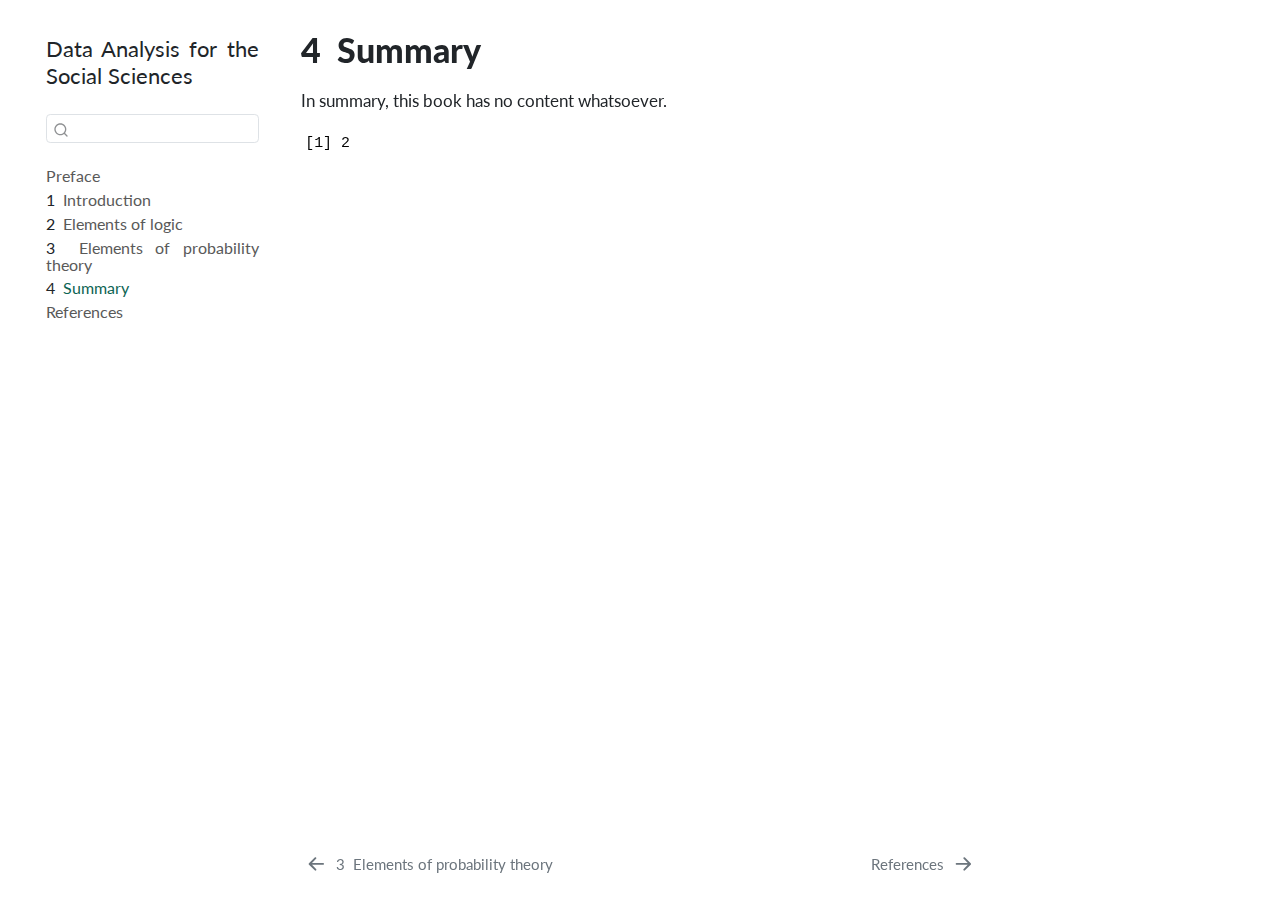
<file: summary.html>
<!DOCTYPE html>
<html xmlns="http://www.w3.org/1999/xhtml" lang="en" xml:lang="en"><head>

<meta charset="utf-8">
<meta name="generator" content="quarto-1.6.6">

<meta name="viewport" content="width=device-width, initial-scale=1.0, user-scalable=yes">


<title>4&nbsp; Summary – Data Analysis for the Social Sciences</title>
<style>
code{white-space: pre-wrap;}
span.smallcaps{font-variant: small-caps;}
div.columns{display: flex; gap: min(4vw, 1.5em);}
div.column{flex: auto; overflow-x: auto;}
div.hanging-indent{margin-left: 1.5em; text-indent: -1.5em;}
ul.task-list{list-style: none;}
ul.task-list li input[type="checkbox"] {
  width: 0.8em;
  margin: 0 0.8em 0.2em -1em; /* quarto-specific, see https://github.com/quarto-dev/quarto-cli/issues/4556 */ 
  vertical-align: middle;
}
</style>


<script src="site_libs/quarto-nav/quarto-nav.js"></script>
<script src="site_libs/quarto-nav/headroom.min.js"></script>
<script src="site_libs/clipboard/clipboard.min.js"></script>
<script src="site_libs/quarto-search/autocomplete.umd.js"></script>
<script src="site_libs/quarto-search/fuse.min.js"></script>
<script src="site_libs/quarto-search/quarto-search.js"></script>
<meta name="quarto:offset" content="./">
<link href="./references.html" rel="next">
<link href="./Probability.html" rel="prev">
<script src="site_libs/quarto-html/quarto.js"></script>
<script src="site_libs/quarto-html/popper.min.js"></script>
<script src="site_libs/quarto-html/tippy.umd.min.js"></script>
<script src="site_libs/quarto-html/anchor.min.js"></script>
<link href="site_libs/quarto-html/tippy.css" rel="stylesheet">
<link href="site_libs/quarto-html/quarto-syntax-highlighting.css" rel="stylesheet" id="quarto-text-highlighting-styles">
<script src="site_libs/bootstrap/bootstrap.min.js"></script>
<link href="site_libs/bootstrap/bootstrap-icons.css" rel="stylesheet">
<link href="site_libs/bootstrap/bootstrap.min.css" rel="stylesheet" id="quarto-bootstrap" data-mode="light">
<script id="quarto-search-options" type="application/json">{
  "location": "sidebar",
  "copy-button": false,
  "collapse-after": 3,
  "panel-placement": "start",
  "type": "textbox",
  "limit": 50,
  "keyboard-shortcut": [
    "f",
    "/",
    "s"
  ],
  "show-item-context": false,
  "language": {
    "search-no-results-text": "No results",
    "search-matching-documents-text": "matching documents",
    "search-copy-link-title": "Copy link to search",
    "search-hide-matches-text": "Hide additional matches",
    "search-more-match-text": "more match in this document",
    "search-more-matches-text": "more matches in this document",
    "search-clear-button-title": "Clear",
    "search-text-placeholder": "",
    "search-detached-cancel-button-title": "Cancel",
    "search-submit-button-title": "Submit",
    "search-label": "Search"
  }
}</script>


<link rel="stylesheet" href="styles.css">
</head>

<body class="nav-sidebar floating">

<div id="quarto-search-results"></div>
  <header id="quarto-header" class="headroom fixed-top">
  <nav class="quarto-secondary-nav">
    <div class="container-fluid d-flex">
      <button type="button" class="quarto-btn-toggle btn" data-bs-toggle="collapse" role="button" data-bs-target=".quarto-sidebar-collapse-item" aria-controls="quarto-sidebar" aria-expanded="false" aria-label="Toggle sidebar navigation" onclick="if (window.quartoToggleHeadroom) { window.quartoToggleHeadroom(); }">
        <i class="bi bi-layout-text-sidebar-reverse"></i>
      </button>
        <nav class="quarto-page-breadcrumbs" aria-label="breadcrumb"><ol class="breadcrumb"><li class="breadcrumb-item"><a href="./summary.html"><span class="chapter-number">4</span>&nbsp; <span class="chapter-title">Summary</span></a></li></ol></nav>
        <a class="flex-grow-1" role="navigation" data-bs-toggle="collapse" data-bs-target=".quarto-sidebar-collapse-item" aria-controls="quarto-sidebar" aria-expanded="false" aria-label="Toggle sidebar navigation" onclick="if (window.quartoToggleHeadroom) { window.quartoToggleHeadroom(); }">      
        </a>
      <button type="button" class="btn quarto-search-button" aria-label="Search" onclick="window.quartoOpenSearch();">
        <i class="bi bi-search"></i>
      </button>
    </div>
  </nav>
</header>
<!-- content -->
<div id="quarto-content" class="quarto-container page-columns page-rows-contents page-layout-article">
<!-- sidebar -->
  <nav id="quarto-sidebar" class="sidebar collapse collapse-horizontal quarto-sidebar-collapse-item sidebar-navigation floating overflow-auto">
    <div class="pt-lg-2 mt-2 text-left sidebar-header">
    <div class="sidebar-title mb-0 py-0">
      <a href="./">Data Analysis for the Social Sciences</a> 
    </div>
      </div>
        <div class="mt-2 flex-shrink-0 align-items-center">
        <div class="sidebar-search">
        <div id="quarto-search" class="" title="Search"></div>
        </div>
        </div>
    <div class="sidebar-menu-container"> 
    <ul class="list-unstyled mt-1">
        <li class="sidebar-item">
  <div class="sidebar-item-container"> 
  <a href="./index.html" class="sidebar-item-text sidebar-link">
 <span class="menu-text">Preface</span></a>
  </div>
</li>
        <li class="sidebar-item">
  <div class="sidebar-item-container"> 
  <a href="./intro.html" class="sidebar-item-text sidebar-link">
 <span class="menu-text"><span class="chapter-number">1</span>&nbsp; <span class="chapter-title">Introduction</span></span></a>
  </div>
</li>
        <li class="sidebar-item">
  <div class="sidebar-item-container"> 
  <a href="./Logic.html" class="sidebar-item-text sidebar-link">
 <span class="menu-text"><span class="chapter-number">2</span>&nbsp; <span class="chapter-title">Elements of logic</span></span></a>
  </div>
</li>
        <li class="sidebar-item">
  <div class="sidebar-item-container"> 
  <a href="./Probability.html" class="sidebar-item-text sidebar-link">
 <span class="menu-text"><span class="chapter-number">3</span>&nbsp; <span class="chapter-title">Elements of probability theory</span></span></a>
  </div>
</li>
        <li class="sidebar-item">
  <div class="sidebar-item-container"> 
  <a href="./summary.html" class="sidebar-item-text sidebar-link active">
 <span class="menu-text"><span class="chapter-number">4</span>&nbsp; <span class="chapter-title">Summary</span></span></a>
  </div>
</li>
        <li class="sidebar-item">
  <div class="sidebar-item-container"> 
  <a href="./references.html" class="sidebar-item-text sidebar-link">
 <span class="menu-text">References</span></a>
  </div>
</li>
    </ul>
    </div>
</nav>
<div id="quarto-sidebar-glass" class="quarto-sidebar-collapse-item" data-bs-toggle="collapse" data-bs-target=".quarto-sidebar-collapse-item"></div>
<!-- margin-sidebar -->
    <div id="quarto-margin-sidebar" class="sidebar margin-sidebar zindex-bottom">
        
    </div>
<!-- main -->
<main class="content" id="quarto-document-content">

<header id="title-block-header" class="quarto-title-block default">
<div class="quarto-title">
<h1 class="title"><span class="chapter-number">4</span>&nbsp; <span class="chapter-title">Summary</span></h1>
</div>



<div class="quarto-title-meta">

    
  
    
  </div>
  


</header>


<p>In summary, this book has no content whatsoever.</p>
<div class="cell">
<div class="cell-output cell-output-stdout">
<pre><code>[1] 2</code></pre>
</div>
</div>



</main> <!-- /main -->
<script id="quarto-html-after-body" type="application/javascript">
window.document.addEventListener("DOMContentLoaded", function (event) {
  const toggleBodyColorMode = (bsSheetEl) => {
    const mode = bsSheetEl.getAttribute("data-mode");
    const bodyEl = window.document.querySelector("body");
    if (mode === "dark") {
      bodyEl.classList.add("quarto-dark");
      bodyEl.classList.remove("quarto-light");
    } else {
      bodyEl.classList.add("quarto-light");
      bodyEl.classList.remove("quarto-dark");
    }
  }
  const toggleBodyColorPrimary = () => {
    const bsSheetEl = window.document.querySelector("link#quarto-bootstrap");
    if (bsSheetEl) {
      toggleBodyColorMode(bsSheetEl);
    }
  }
  toggleBodyColorPrimary();  
  const icon = "";
  const anchorJS = new window.AnchorJS();
  anchorJS.options = {
    placement: 'right',
    icon: icon
  };
  anchorJS.add('.anchored');
  const isCodeAnnotation = (el) => {
    for (const clz of el.classList) {
      if (clz.startsWith('code-annotation-')) {                     
        return true;
      }
    }
    return false;
  }
  const onCopySuccess = function(e) {
    // button target
    const button = e.trigger;
    // don't keep focus
    button.blur();
    // flash "checked"
    button.classList.add('code-copy-button-checked');
    var currentTitle = button.getAttribute("title");
    button.setAttribute("title", "Copied!");
    let tooltip;
    if (window.bootstrap) {
      button.setAttribute("data-bs-toggle", "tooltip");
      button.setAttribute("data-bs-placement", "left");
      button.setAttribute("data-bs-title", "Copied!");
      tooltip = new bootstrap.Tooltip(button, 
        { trigger: "manual", 
          customClass: "code-copy-button-tooltip",
          offset: [0, -8]});
      tooltip.show();    
    }
    setTimeout(function() {
      if (tooltip) {
        tooltip.hide();
        button.removeAttribute("data-bs-title");
        button.removeAttribute("data-bs-toggle");
        button.removeAttribute("data-bs-placement");
      }
      button.setAttribute("title", currentTitle);
      button.classList.remove('code-copy-button-checked');
    }, 1000);
    // clear code selection
    e.clearSelection();
  }
  const getTextToCopy = function(trigger) {
      const codeEl = trigger.previousElementSibling.cloneNode(true);
      for (const childEl of codeEl.children) {
        if (isCodeAnnotation(childEl)) {
          childEl.remove();
        }
      }
      return codeEl.innerText;
  }
  const clipboard = new window.ClipboardJS('.code-copy-button:not([data-in-quarto-modal])', {
    text: getTextToCopy
  });
  clipboard.on('success', onCopySuccess);
  if (window.document.getElementById('quarto-embedded-source-code-modal')) {
    // For code content inside modals, clipBoardJS needs to be initialized with a container option
    // TODO: Check when it could be a function (https://github.com/zenorocha/clipboard.js/issues/860)
    const clipboardModal = new window.ClipboardJS('.code-copy-button[data-in-quarto-modal]', {
      text: getTextToCopy,
      container: window.document.getElementById('quarto-embedded-source-code-modal')
    });
    clipboardModal.on('success', onCopySuccess);
  }
    var localhostRegex = new RegExp(/^(?:http|https):\/\/localhost\:?[0-9]*\//);
    var mailtoRegex = new RegExp(/^mailto:/);
      var filterRegex = new RegExp('/' + window.location.host + '/');
    var isInternal = (href) => {
        return filterRegex.test(href) || localhostRegex.test(href) || mailtoRegex.test(href);
    }
    // Inspect non-navigation links and adorn them if external
 	var links = window.document.querySelectorAll('a[href]:not(.nav-link):not(.navbar-brand):not(.toc-action):not(.sidebar-link):not(.sidebar-item-toggle):not(.pagination-link):not(.no-external):not([aria-hidden]):not(.dropdown-item):not(.quarto-navigation-tool):not(.about-link)');
    for (var i=0; i<links.length; i++) {
      const link = links[i];
      if (!isInternal(link.href)) {
        // undo the damage that might have been done by quarto-nav.js in the case of
        // links that we want to consider external
        if (link.dataset.originalHref !== undefined) {
          link.href = link.dataset.originalHref;
        }
      }
    }
  function tippyHover(el, contentFn, onTriggerFn, onUntriggerFn) {
    const config = {
      allowHTML: true,
      maxWidth: 500,
      delay: 100,
      arrow: false,
      appendTo: function(el) {
          return el.parentElement;
      },
      interactive: true,
      interactiveBorder: 10,
      theme: 'quarto',
      placement: 'bottom-start',
    };
    if (contentFn) {
      config.content = contentFn;
    }
    if (onTriggerFn) {
      config.onTrigger = onTriggerFn;
    }
    if (onUntriggerFn) {
      config.onUntrigger = onUntriggerFn;
    }
    window.tippy(el, config); 
  }
  const noterefs = window.document.querySelectorAll('a[role="doc-noteref"]');
  for (var i=0; i<noterefs.length; i++) {
    const ref = noterefs[i];
    tippyHover(ref, function() {
      // use id or data attribute instead here
      let href = ref.getAttribute('data-footnote-href') || ref.getAttribute('href');
      try { href = new URL(href).hash; } catch {}
      const id = href.replace(/^#\/?/, "");
      const note = window.document.getElementById(id);
      if (note) {
        return note.innerHTML;
      } else {
        return "";
      }
    });
  }
  const xrefs = window.document.querySelectorAll('a.quarto-xref');
  const processXRef = (id, note) => {
    // Strip column container classes
    const stripColumnClz = (el) => {
      el.classList.remove("page-full", "page-columns");
      if (el.children) {
        for (const child of el.children) {
          stripColumnClz(child);
        }
      }
    }
    stripColumnClz(note)
    if (id === null || id.startsWith('sec-')) {
      // Special case sections, only their first couple elements
      const container = document.createElement("div");
      if (note.children && note.children.length > 2) {
        container.appendChild(note.children[0].cloneNode(true));
        for (let i = 1; i < note.children.length; i++) {
          const child = note.children[i];
          if (child.tagName === "P" && child.innerText === "") {
            continue;
          } else {
            container.appendChild(child.cloneNode(true));
            break;
          }
        }
        if (window.Quarto?.typesetMath) {
          window.Quarto.typesetMath(container);
        }
        return container.innerHTML
      } else {
        if (window.Quarto?.typesetMath) {
          window.Quarto.typesetMath(note);
        }
        return note.innerHTML;
      }
    } else {
      // Remove any anchor links if they are present
      const anchorLink = note.querySelector('a.anchorjs-link');
      if (anchorLink) {
        anchorLink.remove();
      }
      if (window.Quarto?.typesetMath) {
        window.Quarto.typesetMath(note);
      }
      // TODO in 1.5, we should make sure this works without a callout special case
      if (note.classList.contains("callout")) {
        return note.outerHTML;
      } else {
        return note.innerHTML;
      }
    }
  }
  for (var i=0; i<xrefs.length; i++) {
    const xref = xrefs[i];
    tippyHover(xref, undefined, function(instance) {
      instance.disable();
      let url = xref.getAttribute('href');
      let hash = undefined; 
      if (url.startsWith('#')) {
        hash = url;
      } else {
        try { hash = new URL(url).hash; } catch {}
      }
      if (hash) {
        const id = hash.replace(/^#\/?/, "");
        const note = window.document.getElementById(id);
        if (note !== null) {
          try {
            const html = processXRef(id, note.cloneNode(true));
            instance.setContent(html);
          } finally {
            instance.enable();
            instance.show();
          }
        } else {
          // See if we can fetch this
          fetch(url.split('#')[0])
          .then(res => res.text())
          .then(html => {
            const parser = new DOMParser();
            const htmlDoc = parser.parseFromString(html, "text/html");
            const note = htmlDoc.getElementById(id);
            if (note !== null) {
              const html = processXRef(id, note);
              instance.setContent(html);
            } 
          }).finally(() => {
            instance.enable();
            instance.show();
          });
        }
      } else {
        // See if we can fetch a full url (with no hash to target)
        // This is a special case and we should probably do some content thinning / targeting
        fetch(url)
        .then(res => res.text())
        .then(html => {
          const parser = new DOMParser();
          const htmlDoc = parser.parseFromString(html, "text/html");
          const note = htmlDoc.querySelector('main.content');
          if (note !== null) {
            // This should only happen for chapter cross references
            // (since there is no id in the URL)
            // remove the first header
            if (note.children.length > 0 && note.children[0].tagName === "HEADER") {
              note.children[0].remove();
            }
            const html = processXRef(null, note);
            instance.setContent(html);
          } 
        }).finally(() => {
          instance.enable();
          instance.show();
        });
      }
    }, function(instance) {
    });
  }
      let selectedAnnoteEl;
      const selectorForAnnotation = ( cell, annotation) => {
        let cellAttr = 'data-code-cell="' + cell + '"';
        let lineAttr = 'data-code-annotation="' +  annotation + '"';
        const selector = 'span[' + cellAttr + '][' + lineAttr + ']';
        return selector;
      }
      const selectCodeLines = (annoteEl) => {
        const doc = window.document;
        const targetCell = annoteEl.getAttribute("data-target-cell");
        const targetAnnotation = annoteEl.getAttribute("data-target-annotation");
        const annoteSpan = window.document.querySelector(selectorForAnnotation(targetCell, targetAnnotation));
        const lines = annoteSpan.getAttribute("data-code-lines").split(",");
        const lineIds = lines.map((line) => {
          return targetCell + "-" + line;
        })
        let top = null;
        let height = null;
        let parent = null;
        if (lineIds.length > 0) {
            //compute the position of the single el (top and bottom and make a div)
            const el = window.document.getElementById(lineIds[0]);
            top = el.offsetTop;
            height = el.offsetHeight;
            parent = el.parentElement.parentElement;
          if (lineIds.length > 1) {
            const lastEl = window.document.getElementById(lineIds[lineIds.length - 1]);
            const bottom = lastEl.offsetTop + lastEl.offsetHeight;
            height = bottom - top;
          }
          if (top !== null && height !== null && parent !== null) {
            // cook up a div (if necessary) and position it 
            let div = window.document.getElementById("code-annotation-line-highlight");
            if (div === null) {
              div = window.document.createElement("div");
              div.setAttribute("id", "code-annotation-line-highlight");
              div.style.position = 'absolute';
              parent.appendChild(div);
            }
            div.style.top = top - 2 + "px";
            div.style.height = height + 4 + "px";
            div.style.left = 0;
            let gutterDiv = window.document.getElementById("code-annotation-line-highlight-gutter");
            if (gutterDiv === null) {
              gutterDiv = window.document.createElement("div");
              gutterDiv.setAttribute("id", "code-annotation-line-highlight-gutter");
              gutterDiv.style.position = 'absolute';
              const codeCell = window.document.getElementById(targetCell);
              const gutter = codeCell.querySelector('.code-annotation-gutter');
              gutter.appendChild(gutterDiv);
            }
            gutterDiv.style.top = top - 2 + "px";
            gutterDiv.style.height = height + 4 + "px";
          }
          selectedAnnoteEl = annoteEl;
        }
      };
      const unselectCodeLines = () => {
        const elementsIds = ["code-annotation-line-highlight", "code-annotation-line-highlight-gutter"];
        elementsIds.forEach((elId) => {
          const div = window.document.getElementById(elId);
          if (div) {
            div.remove();
          }
        });
        selectedAnnoteEl = undefined;
      };
        // Handle positioning of the toggle
    window.addEventListener(
      "resize",
      throttle(() => {
        elRect = undefined;
        if (selectedAnnoteEl) {
          selectCodeLines(selectedAnnoteEl);
        }
      }, 10)
    );
    function throttle(fn, ms) {
    let throttle = false;
    let timer;
      return (...args) => {
        if(!throttle) { // first call gets through
            fn.apply(this, args);
            throttle = true;
        } else { // all the others get throttled
            if(timer) clearTimeout(timer); // cancel #2
            timer = setTimeout(() => {
              fn.apply(this, args);
              timer = throttle = false;
            }, ms);
        }
      };
    }
      // Attach click handler to the DT
      const annoteDls = window.document.querySelectorAll('dt[data-target-cell]');
      for (const annoteDlNode of annoteDls) {
        annoteDlNode.addEventListener('click', (event) => {
          const clickedEl = event.target;
          if (clickedEl !== selectedAnnoteEl) {
            unselectCodeLines();
            const activeEl = window.document.querySelector('dt[data-target-cell].code-annotation-active');
            if (activeEl) {
              activeEl.classList.remove('code-annotation-active');
            }
            selectCodeLines(clickedEl);
            clickedEl.classList.add('code-annotation-active');
          } else {
            // Unselect the line
            unselectCodeLines();
            clickedEl.classList.remove('code-annotation-active');
          }
        });
      }
  const findCites = (el) => {
    const parentEl = el.parentElement;
    if (parentEl) {
      const cites = parentEl.dataset.cites;
      if (cites) {
        return {
          el,
          cites: cites.split(' ')
        };
      } else {
        return findCites(el.parentElement)
      }
    } else {
      return undefined;
    }
  };
  var bibliorefs = window.document.querySelectorAll('a[role="doc-biblioref"]');
  for (var i=0; i<bibliorefs.length; i++) {
    const ref = bibliorefs[i];
    const citeInfo = findCites(ref);
    if (citeInfo) {
      tippyHover(citeInfo.el, function() {
        var popup = window.document.createElement('div');
        citeInfo.cites.forEach(function(cite) {
          var citeDiv = window.document.createElement('div');
          citeDiv.classList.add('hanging-indent');
          citeDiv.classList.add('csl-entry');
          var biblioDiv = window.document.getElementById('ref-' + cite);
          if (biblioDiv) {
            citeDiv.innerHTML = biblioDiv.innerHTML;
          }
          popup.appendChild(citeDiv);
        });
        return popup.innerHTML;
      });
    }
  }
});
</script>
<nav class="page-navigation">
  <div class="nav-page nav-page-previous">
      <a href="./Probability.html" class="pagination-link" aria-label="Elements of probability theory">
        <i class="bi bi-arrow-left-short"></i> <span class="nav-page-text"><span class="chapter-number">3</span>&nbsp; <span class="chapter-title">Elements of probability theory</span></span>
      </a>          
  </div>
  <div class="nav-page nav-page-next">
      <a href="./references.html" class="pagination-link" aria-label="References">
        <span class="nav-page-text">References</span> <i class="bi bi-arrow-right-short"></i>
      </a>
  </div>
</nav>
</div> <!-- /content -->




</body></html>
</file>
<file: site_libs/quarto-html/tippy.css>
.tippy-box[data-animation=fade][data-state=hidden]{opacity:0}[data-tippy-root]{max-width:calc(100vw - 10px)}.tippy-box{position:relative;background-color:#333;color:#fff;border-radius:4px;font-size:14px;line-height:1.4;white-space:normal;outline:0;transition-property:transform,visibility,opacity}.tippy-box[data-placement^=top]>.tippy-arrow{bottom:0}.tippy-box[data-placement^=top]>.tippy-arrow:before{bottom:-7px;left:0;border-width:8px 8px 0;border-top-color:initial;transform-origin:center top}.tippy-box[data-placement^=bottom]>.tippy-arrow{top:0}.tippy-box[data-placement^=bottom]>.tippy-arrow:before{top:-7px;left:0;border-width:0 8px 8px;border-bottom-color:initial;transform-origin:center bottom}.tippy-box[data-placement^=left]>.tippy-arrow{right:0}.tippy-box[data-placement^=left]>.tippy-arrow:before{border-width:8px 0 8px 8px;border-left-color:initial;right:-7px;transform-origin:center left}.tippy-box[data-placement^=right]>.tippy-arrow{left:0}.tippy-box[data-placement^=right]>.tippy-arrow:before{left:-7px;border-width:8px 8px 8px 0;border-right-color:initial;transform-origin:center right}.tippy-box[data-inertia][data-state=visible]{transition-timing-function:cubic-bezier(.54,1.5,.38,1.11)}.tippy-arrow{width:16px;height:16px;color:#333}.tippy-arrow:before{content:"";position:absolute;border-color:transparent;border-style:solid}.tippy-content{position:relative;padding:5px 9px;z-index:1}
</file>
<file: site_libs/quarto-html/quarto-syntax-highlighting.css>
/* quarto syntax highlight colors */
:root {
  --quarto-hl-ot-color: #003B4F;
  --quarto-hl-at-color: #657422;
  --quarto-hl-ss-color: #20794D;
  --quarto-hl-an-color: #5E5E5E;
  --quarto-hl-fu-color: #4758AB;
  --quarto-hl-st-color: #20794D;
  --quarto-hl-cf-color: #003B4F;
  --quarto-hl-op-color: #5E5E5E;
  --quarto-hl-er-color: #AD0000;
  --quarto-hl-bn-color: #AD0000;
  --quarto-hl-al-color: #AD0000;
  --quarto-hl-va-color: #111111;
  --quarto-hl-bu-color: inherit;
  --quarto-hl-ex-color: inherit;
  --quarto-hl-pp-color: #AD0000;
  --quarto-hl-in-color: #5E5E5E;
  --quarto-hl-vs-color: #20794D;
  --quarto-hl-wa-color: #5E5E5E;
  --quarto-hl-do-color: #5E5E5E;
  --quarto-hl-im-color: #00769E;
  --quarto-hl-ch-color: #20794D;
  --quarto-hl-dt-color: #AD0000;
  --quarto-hl-fl-color: #AD0000;
  --quarto-hl-co-color: #5E5E5E;
  --quarto-hl-cv-color: #5E5E5E;
  --quarto-hl-cn-color: #8f5902;
  --quarto-hl-sc-color: #5E5E5E;
  --quarto-hl-dv-color: #AD0000;
  --quarto-hl-kw-color: #003B4F;
}

/* other quarto variables */
:root {
  --quarto-font-monospace: SFMono-Regular, Menlo, Monaco, Consolas, "Liberation Mono", "Courier New", monospace;
}

pre > code.sourceCode > span {
  color: #003B4F;
}

code span {
  color: #003B4F;
}

code.sourceCode > span {
  color: #003B4F;
}

div.sourceCode,
div.sourceCode pre.sourceCode {
  color: #003B4F;
}

code span.ot {
  color: #003B4F;
  font-style: inherit;
}

code span.at {
  color: #657422;
  font-style: inherit;
}

code span.ss {
  color: #20794D;
  font-style: inherit;
}

code span.an {
  color: #5E5E5E;
  font-style: inherit;
}

code span.fu {
  color: #4758AB;
  font-style: inherit;
}

code span.st {
  color: #20794D;
  font-style: inherit;
}

code span.cf {
  color: #003B4F;
  font-weight: bold;
  font-style: inherit;
}

code span.op {
  color: #5E5E5E;
  font-style: inherit;
}

code span.er {
  color: #AD0000;
  font-style: inherit;
}

code span.bn {
  color: #AD0000;
  font-style: inherit;
}

code span.al {
  color: #AD0000;
  font-style: inherit;
}

code span.va {
  color: #111111;
  font-style: inherit;
}

code span.bu {
  font-style: inherit;
}

code span.ex {
  font-style: inherit;
}

code span.pp {
  color: #AD0000;
  font-style: inherit;
}

code span.in {
  color: #5E5E5E;
  font-style: inherit;
}

code span.vs {
  color: #20794D;
  font-style: inherit;
}

code span.wa {
  color: #5E5E5E;
  font-style: italic;
}

code span.do {
  color: #5E5E5E;
  font-style: italic;
}

code span.im {
  color: #00769E;
  font-style: inherit;
}

code span.ch {
  color: #20794D;
  font-style: inherit;
}

code span.dt {
  color: #AD0000;
  font-style: inherit;
}

code span.fl {
  color: #AD0000;
  font-style: inherit;
}

code span.co {
  color: #5E5E5E;
  font-style: inherit;
}

code span.cv {
  color: #5E5E5E;
  font-style: italic;
}

code span.cn {
  color: #8f5902;
  font-style: inherit;
}

code span.sc {
  color: #5E5E5E;
  font-style: inherit;
}

code span.dv {
  color: #AD0000;
  font-style: inherit;
}

code span.kw {
  color: #003B4F;
  font-weight: bold;
  font-style: inherit;
}

.prevent-inlining {
  content: "</";
}

/*# sourceMappingURL=debc5d5d77c3f9108843748ff7464032.css.map */
</file>
<file: styles.css>
/* Variables */

:root {
  --other-text-align: start !important;
}

/* Classes */

.mybold {
    color: rgb(16, 120, 149);
    font-weight: 1000;
}

.definition {
    padding-top: 20px;
    padding-bottom: 10px;
    padding-left: 60px;
    padding-right: 60px;
    margin-bottom: 20px !important;
    margin-top: 20px !important;
    background: rgb(240, 240, 240);
}

.infobox {
    margin-top: 50px;
    margin-bottom: 50px;
    margin-left: 30px;
    margin-right: 30px;
    text-align: center;
    padding: 0em 2em 0em 4em;
    border-width: 2px;
    border-style: solid;
    border-color: black;
    border-image: initial;
    border-radius: 10px;
    background: 5px center / 3em no-repeat rgba(16, 120, 149, 0.1);
}

.infobox .math.display .MathJax {
   margin-top: 2em !important;
   margin-bottom: 1em !important;
   color: black;
}

.infobox::before {
    content: var(--c);
    width: 10rem;
    display: block;
    text-align: center;
    position: relative;
    left: -1.5rem;
    top: -1rem;
    font-weight: bold;
    color: white;
    background: rgb(16, 120, 149);
    border-width: 2px;
    border-style: solid;
    border-color: rgb(68, 68, 68);
    border-image: initial;
    padding: 2px 10px;
}

.infobox figcaption {
    visibility: hidden !important;
}

.digression {
  border: 3px black; 
  border-style: solid none;
  background: 5px center / 3em no-repeat rgba(16, 120, 149, 0.1);
  margin-top: 2em; 
  margin-bottom: 2em;
  margin-right: 1.5em; 
  margin-left: 1.5em;
  padding: 1em 2em 1em 2em;
  font-size: .85em;
}

.digression::before {
    content: var(--c);
    width: 12rem;
    display: block;
    text-align: center;
    position: relative;
    left: -.5rem;
    top: -2rem;
    font-weight: bold;
    color: white;
    background: rgb(16, 120, 149);
    border-width: 2px;
    border-style: solid;
    border-color: rgb(68, 68, 68);
    border-image: initial;
    padding: 2px 10px;
    margin: 0px 0px -20px 0px;
    font-size: .85em;
}

.digression figcaption {
    visibility: hidden !important;
    display: none !important;
}

.working {
  background-image: url("images/Icon_working.png");
  background-position: 1em 2em;
}

.center {
  text-align: center;
}

h6, .h6, h5, .h5, h4, .h4, h3, .h3, h2, .h2, h1, .h1 {
  margin-top: 1em;
  margin-bottom: 0.5rem;
  font-weight: 900;
  line-height: 1.2;
}

toc-active, .toc-active, csl-entry, .csl-entry {
  text-align: var(--other-text-align)
}

.math.display .MathJax {
   margin-top: 2em !important;
   margin-bottom: 2em !important;
}

.blockquote p {
   margin-bottom: 10px !important;
}

/*.extrapad li:not(:last-child) {
    margin-bottom:30px  !important;
}*/

.extrapad li {
    margin-bottom:30px  !important;
}

.extrapad li:first-child {
    margin-top:30px  !important;
}

/*

#TOC {
  background-color: rgba(16, 120, 149, 0.05);
}

#quarto-sidebar {
  background-color: rgba(16, 120, 149, 0.05);
}

*/
#quarto-navbar {
  background-color: rgba(16, 120, 149, 0.05);
}

.column-margin {
  background-color: rgba(16, 120, 149, 0.05) !important;
}
</file>
<file: _book/site_libs/quarto-html/tippy.css>
.tippy-box[data-animation=fade][data-state=hidden]{opacity:0}[data-tippy-root]{max-width:calc(100vw - 10px)}.tippy-box{position:relative;background-color:#333;color:#fff;border-radius:4px;font-size:14px;line-height:1.4;white-space:normal;outline:0;transition-property:transform,visibility,opacity}.tippy-box[data-placement^=top]>.tippy-arrow{bottom:0}.tippy-box[data-placement^=top]>.tippy-arrow:before{bottom:-7px;left:0;border-width:8px 8px 0;border-top-color:initial;transform-origin:center top}.tippy-box[data-placement^=bottom]>.tippy-arrow{top:0}.tippy-box[data-placement^=bottom]>.tippy-arrow:before{top:-7px;left:0;border-width:0 8px 8px;border-bottom-color:initial;transform-origin:center bottom}.tippy-box[data-placement^=left]>.tippy-arrow{right:0}.tippy-box[data-placement^=left]>.tippy-arrow:before{border-width:8px 0 8px 8px;border-left-color:initial;right:-7px;transform-origin:center left}.tippy-box[data-placement^=right]>.tippy-arrow{left:0}.tippy-box[data-placement^=right]>.tippy-arrow:before{left:-7px;border-width:8px 8px 8px 0;border-right-color:initial;transform-origin:center right}.tippy-box[data-inertia][data-state=visible]{transition-timing-function:cubic-bezier(.54,1.5,.38,1.11)}.tippy-arrow{width:16px;height:16px;color:#333}.tippy-arrow:before{content:"";position:absolute;border-color:transparent;border-style:solid}.tippy-content{position:relative;padding:5px 9px;z-index:1}
</file>
<file: _book/site_libs/quarto-html/quarto-syntax-highlighting.css>
/* quarto syntax highlight colors */
:root {
  --quarto-hl-ot-color: #003B4F;
  --quarto-hl-at-color: #657422;
  --quarto-hl-ss-color: #20794D;
  --quarto-hl-an-color: #5E5E5E;
  --quarto-hl-fu-color: #4758AB;
  --quarto-hl-st-color: #20794D;
  --quarto-hl-cf-color: #003B4F;
  --quarto-hl-op-color: #5E5E5E;
  --quarto-hl-er-color: #AD0000;
  --quarto-hl-bn-color: #AD0000;
  --quarto-hl-al-color: #AD0000;
  --quarto-hl-va-color: #111111;
  --quarto-hl-bu-color: inherit;
  --quarto-hl-ex-color: inherit;
  --quarto-hl-pp-color: #AD0000;
  --quarto-hl-in-color: #5E5E5E;
  --quarto-hl-vs-color: #20794D;
  --quarto-hl-wa-color: #5E5E5E;
  --quarto-hl-do-color: #5E5E5E;
  --quarto-hl-im-color: #00769E;
  --quarto-hl-ch-color: #20794D;
  --quarto-hl-dt-color: #AD0000;
  --quarto-hl-fl-color: #AD0000;
  --quarto-hl-co-color: #5E5E5E;
  --quarto-hl-cv-color: #5E5E5E;
  --quarto-hl-cn-color: #8f5902;
  --quarto-hl-sc-color: #5E5E5E;
  --quarto-hl-dv-color: #AD0000;
  --quarto-hl-kw-color: #003B4F;
}

/* other quarto variables */
:root {
  --quarto-font-monospace: SFMono-Regular, Menlo, Monaco, Consolas, "Liberation Mono", "Courier New", monospace;
}

pre > code.sourceCode > span {
  color: #003B4F;
}

code span {
  color: #003B4F;
}

code.sourceCode > span {
  color: #003B4F;
}

div.sourceCode,
div.sourceCode pre.sourceCode {
  color: #003B4F;
}

code span.ot {
  color: #003B4F;
  font-style: inherit;
}

code span.at {
  color: #657422;
  font-style: inherit;
}

code span.ss {
  color: #20794D;
  font-style: inherit;
}

code span.an {
  color: #5E5E5E;
  font-style: inherit;
}

code span.fu {
  color: #4758AB;
  font-style: inherit;
}

code span.st {
  color: #20794D;
  font-style: inherit;
}

code span.cf {
  color: #003B4F;
  font-weight: bold;
  font-style: inherit;
}

code span.op {
  color: #5E5E5E;
  font-style: inherit;
}

code span.er {
  color: #AD0000;
  font-style: inherit;
}

code span.bn {
  color: #AD0000;
  font-style: inherit;
}

code span.al {
  color: #AD0000;
  font-style: inherit;
}

code span.va {
  color: #111111;
  font-style: inherit;
}

code span.bu {
  font-style: inherit;
}

code span.ex {
  font-style: inherit;
}

code span.pp {
  color: #AD0000;
  font-style: inherit;
}

code span.in {
  color: #5E5E5E;
  font-style: inherit;
}

code span.vs {
  color: #20794D;
  font-style: inherit;
}

code span.wa {
  color: #5E5E5E;
  font-style: italic;
}

code span.do {
  color: #5E5E5E;
  font-style: italic;
}

code span.im {
  color: #00769E;
  font-style: inherit;
}

code span.ch {
  color: #20794D;
  font-style: inherit;
}

code span.dt {
  color: #AD0000;
  font-style: inherit;
}

code span.fl {
  color: #AD0000;
  font-style: inherit;
}

code span.co {
  color: #5E5E5E;
  font-style: inherit;
}

code span.cv {
  color: #5E5E5E;
  font-style: italic;
}

code span.cn {
  color: #8f5902;
  font-style: inherit;
}

code span.sc {
  color: #5E5E5E;
  font-style: inherit;
}

code span.dv {
  color: #AD0000;
  font-style: inherit;
}

code span.kw {
  color: #003B4F;
  font-weight: bold;
  font-style: inherit;
}

.prevent-inlining {
  content: "</";
}

/*# sourceMappingURL=debc5d5d77c3f9108843748ff7464032.css.map */
</file>
<file: _book/styles.css>
/* Variables */

:root {
  --other-text-align: start !important;
}

/* Classes */

.infobox {
  padding: 1em 2em 1em 4em;
  margin-top: 50px;;
  margin-bottom: 50px;
  margin-left: 30px;;
  margin-right: 30px;
  border: 2px solid black;
  border-radius: 10px;
  background: #107895 5px center/3em no-repeat;
}

.working {
  background-image: url("images/Icon_working.png");
  background-position: 1em 2em;
}

.center {
  text-align: center;
}

h6, .h6, h5, .h5, h4, .h4, h3, .h3, h2, .h2, h1, .h1 {
  margin-top: 1em;
  margin-bottom: 0.5rem;
  font-weight: 900;
  line-height: 1.2;
}

toc-active, .toc-active, csl-entry, .csl-entry {
  text-align: var(--other-text-align)
}
</file>
